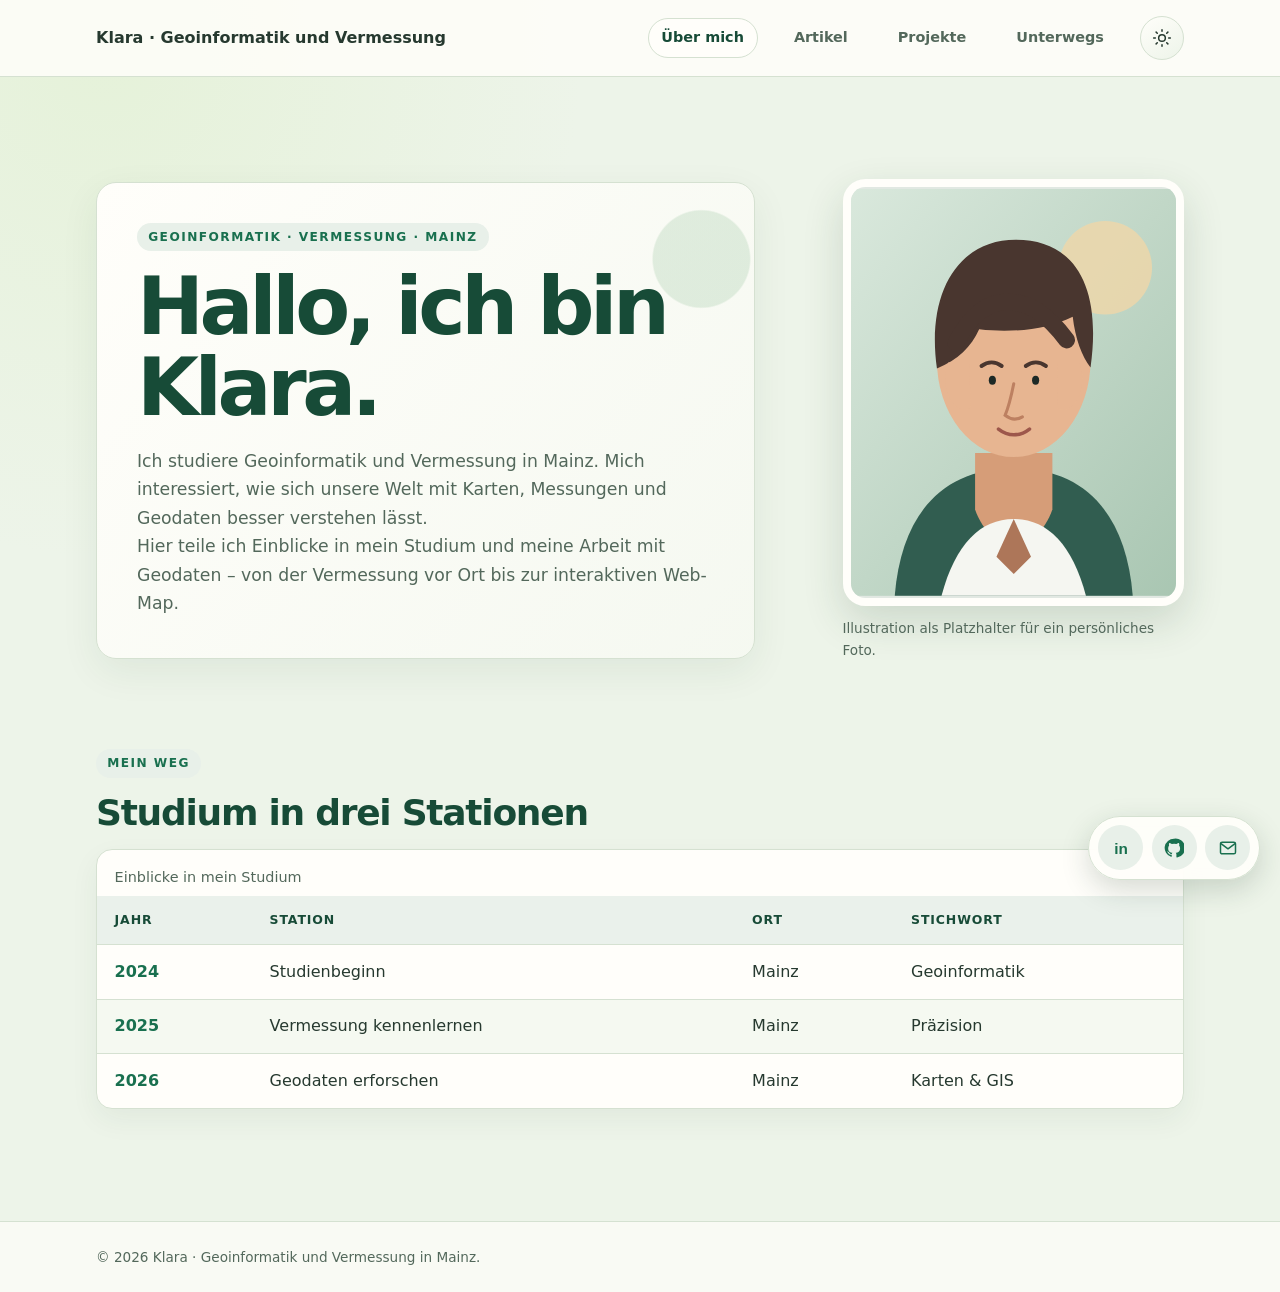
<file: index.html>
<!doctype html>
<html lang="de">
<head>
  <meta charset="utf-8">
  <meta name="viewport" content="width=device-width, initial-scale=1">
  <meta name="description" content="Klara studiert Geoinformatik und Vermessung in Mainz und teilt Einblicke in Studium, News und Projekte.">
  <title>Klara – Geoinformatik und Vermessung in Mainz</title>
  <link rel="stylesheet" href="styles.css">
  <script src="theme.js" defer></script>
</head>
<body>
  <header class="site-header">
    <div class="wrap header-inner">
      <a class="wordmark" href="index.html">Klara · Geoinformatik und Vermessung</a>
      <nav aria-label="Hauptnavigation">
        <a href="index.html" aria-current="page">Über mich</a>
        <a href="news.html">Artikel</a>
        <a href="projects.html">Projekte</a>
        <a href="maps.html">Unterwegs</a>
        <button class="theme-toggle" id="theme-toggle" type="button" aria-label="Zum Dunkelmodus wechseln" aria-pressed="false">
          <svg class="theme-icon icon-sun" viewBox="0 0 24 24" aria-hidden="true">
            <circle cx="12" cy="12" r="4"/>
            <path d="M12 2v2m0 16v2M4.93 4.93l1.42 1.42m11.3 11.3 1.42 1.42M2 12h2m16 0h2M4.93 19.07l1.42-1.42m11.3-11.3 1.42-1.42"/>
          </svg>
          <svg class="theme-icon icon-moon" viewBox="0 0 24 24" aria-hidden="true">
            <path d="M20.9 13A9 9 0 0 1 11 3.1 9 9 0 1 0 20.9 13Z"/>
          </svg>
        </button>
      </nav>
    </div>
  </header>

  <main class="wrap" id="start">
    <section aria-labelledby="about-title">
      <div class="about-grid">
        <div class="page-heading">
          <p class="eyebrow">Geoinformatik · Vermessung · Mainz</p>
          <h1 id="about-title">Hallo, ich bin Klara.</h1>
          <p class="lead">Ich studiere Geoinformatik und Vermessung in Mainz. Mich interessiert, wie sich unsere Welt mit Karten, Messungen und Geodaten besser verstehen lässt.</p>
          <p class="lead">Hier teile ich Einblicke in mein Studium und meine Arbeit mit Geodaten – von der Vermessung vor Ort bis zur interaktiven Web-Map.</p>
        </div>
        <figure class="portrait">
          <svg class="portrait-art" viewBox="0 0 640 800" role="img" aria-labelledby="portrait-title portrait-description" xmlns="http://www.w3.org/2000/svg">
            <title id="portrait-title">Illustriertes Porträt</title>
            <desc id="portrait-description">Stilisierte Illustration einer Person vor einem grünen Hintergrund.</desc>
            <defs>
              <linearGradient id="portrait-background" x1="0" x2="1" y1="0" y2="1">
                <stop offset="0" stop-color="#d9e8dc"/>
                <stop offset="1" stop-color="#a9c6b2"/>
              </linearGradient>
            </defs>
            <rect width="640" height="800" fill="url(#portrait-background)"/>
            <circle cx="500" cy="155" r="92" fill="#f1d7a9" opacity=".8"/>
            <path d="M86 800c13-161 94-251 234-251s221 90 234 251" fill="#315d50"/>
            <path d="M244 519h152v111c-16 45-44 66-76 66s-60-21-76-66z" fill="#d69d78"/>
            <ellipse cx="320" cy="337" rx="151" ry="190" fill="#e7b591"/>
            <path d="M169 353c-21-147 40-253 155-253 119 0 169 95 147 251-17-22-30-57-35-100-48 24-114 33-184 25-15 34-42 61-83 77z" fill="#49362f"/>
            <path d="M191 341c-8 19-8 47 1 67 11 24 27 30 43 23l-2-90zM449 341c8 19 8 47-1 67-11 24-27 30-43 23l2-90z" fill="#e7b591"/>
            <path d="M257 348c12-9 27-9 39 0M344 348c12-9 27-9 39 0" fill="none" stroke="#49362f" stroke-linecap="round" stroke-width="8"/>
            <ellipse cx="278" cy="376" rx="7" ry="9" fill="#1d2926"/>
            <ellipse cx="363" cy="376" rx="7" ry="9" fill="#1d2926"/>
            <path d="M320 383c-5 25-11 48-17 62 10 8 22 10 34 3" fill="none" stroke="#bd8061" stroke-linecap="round" stroke-width="6"/>
            <path d="M290 472c19 15 42 15 61 0" fill="none" stroke="#9d574b" stroke-linecap="round" stroke-width="7"/>
            <path d="M206 303c28-54 61-81 101-81 46 0 81 27 117 75" fill="none" stroke="#49362f" stroke-linecap="round" stroke-width="33"/>
            <path d="M178 800c27-102 77-151 142-151s115 49 142 151" fill="#f5f6f1"/>
            <path d="M320 649l-34 74 34 34 34-34z" fill="#ad7659"/>
          </svg>
          <figcaption>Illustration als Platzhalter für ein persönliches Foto.</figcaption>
        </figure>
      </div>

      <section class="history" aria-labelledby="history-title">
        <p class="eyebrow">Mein Weg</p>
        <h2 id="history-title">Studium in drei Stationen</h2>
        <div class="table-scroll">
          <table>
            <caption>Einblicke in mein Studium</caption>
            <thead>
              <tr>
                <th scope="col">Jahr</th>
                <th scope="col">Station</th>
                <th scope="col">Ort</th>
                <th scope="col">Stichwort</th>
              </tr>
            </thead>
            <tbody>
              <tr>
                <th scope="row">2024</th>
                <td>Studienbeginn</td>
                <td>Mainz</td>
                <td>Geoinformatik</td>
              </tr>
              <tr>
                <th scope="row">2025</th>
                <td>Vermessung kennenlernen</td>
                <td>Mainz</td>
                <td>Präzision</td>
              </tr>
              <tr>
                <th scope="row">2026</th>
                <td>Geodaten erforschen</td>
                <td>Mainz</td>
                <td>Karten &amp; GIS</td>
              </tr>
            </tbody>
          </table>
        </div>
      </section>
    </section>
  </main>

  <footer class="site-footer">
    <div class="wrap">
      <p>© 2026 Klara · Geoinformatik und Vermessung in Mainz.</p>
    </div>
  </footer>
  <aside class="contact-dock" aria-label="Kontakt und Profile">
    <a href="https://www.linkedin.com/in/dein-profil/" target="_blank" rel="noopener noreferrer" aria-label="LinkedIn-Profil öffnen (Platzhalter)" title="LinkedIn">
      <svg viewBox="0 0 24 24" aria-hidden="true"><text class="linkedin-mark" x="4" y="19">in</text></svg>
    </a>
    <a href="https://github.com/dein-benutzername" target="_blank" rel="noopener noreferrer" aria-label="GitHub-Profil öffnen (Platzhalter)" title="GitHub">
      <svg viewBox="0 0 24 24" aria-hidden="true"><path d="M12 .8a11.2 11.2 0 0 0-3.54 21.83c.56.1.77-.24.77-.54v-2.1c-3.13.68-3.79-1.33-3.79-1.33-.51-1.3-1.25-1.65-1.25-1.65-1.02-.7.08-.69.08-.69 1.13.08 1.73 1.16 1.73 1.16 1 .1.75 2.48 3.4 1.76.1-.73.4-1.23.72-1.51-2.5-.28-5.13-1.25-5.13-5.56 0-1.23.44-2.24 1.16-3.03-.12-.28-.5-1.43.11-2.98 0 0 .95-.3 3.08 1.16a10.7 10.7 0 0 1 5.6 0c2.13-1.46 3.08-1.16 3.08-1.16.61 1.55.23 2.7.11 2.98.72.79 1.16 1.8 1.16 3.03 0 4.32-2.64 5.27-5.15 5.55.41.35.77 1.03.77 2.08v3.09c0 .3.2.65.78.54A11.2 11.2 0 0 0 12 .8Z"/></svg>
    </a>
    <a href="mailto:deine.email@example.com" aria-label="E-Mail schreiben (Platzhalter)" title="E-Mail">
      <svg class="email-icon" viewBox="0 0 24 24" aria-hidden="true"><rect x="3" y="5" width="18" height="14" rx="2"/><path d="m4 7 8 6 8-6"/></svg>
    </a>
  </aside>
</body>
</html>
</file>
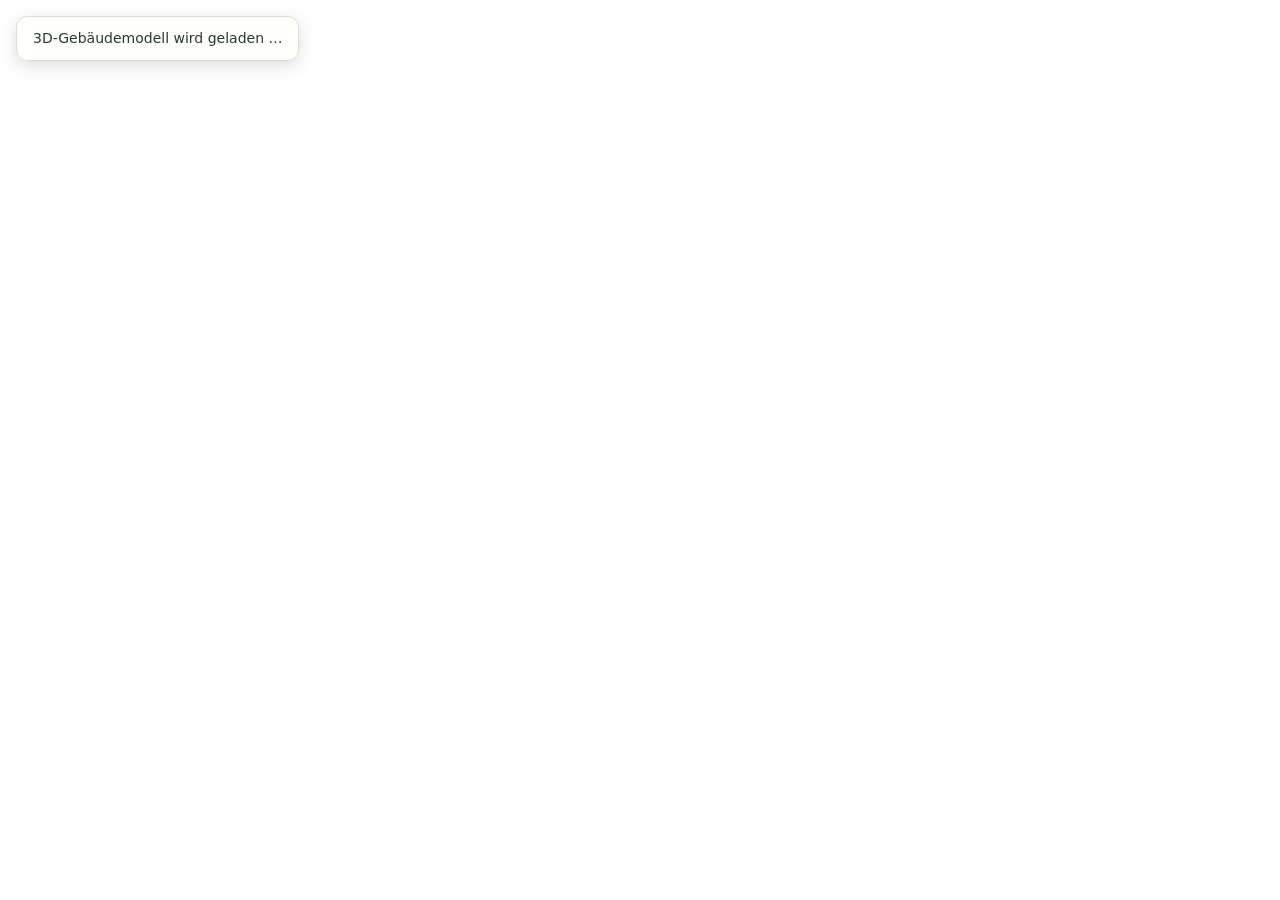
<file: basemap_3d.html>
<!doctype html>
<html lang="de">
<head>
  <meta charset="utf-8">
  <meta name="viewport" content="width=device-width, initial-scale=1">
  <title>3D-Gebäudemodell Deutschland</title>
  <script src="https://cesium.com/downloads/cesiumjs/releases/1.137/Build/Cesium/Cesium.js"></script>
  <link href="https://cesium.com/downloads/cesiumjs/releases/1.137/Build/Cesium/Widgets/widgets.css" rel="stylesheet">
  <style>
    html,
    body,
    #cesiumContainer {
      width: 100%;
      height: 100%;
      margin: 0;
      overflow: hidden;
    }

    #loadStatus {
      position: absolute;
      z-index: 2;
      top: 1rem;
      left: 1rem;
      max-width: min(26rem, calc(100% - 2rem));
      padding: 0.7rem 1rem;
      border: 1px solid #d5e1d1;
      border-radius: 0.7rem;
      background: rgba(255, 254, 250, 0.94);
      color: #26392f;
      font: 14px/1.45 system-ui, sans-serif;
      box-shadow: 0 0.3rem 1rem rgba(28, 53, 39, 0.16);
    }

    #loadStatus[hidden] {
      display: none;
    }
  </style>
</head>
<body>
  <div id="cesiumContainer" aria-label="Interaktive 3D-Karte mit Gebäuden"></div>
  <div id="loadStatus" role="status" aria-live="polite">3D-Gebäudemodell wird geladen …</div>
  <script>
    const loadStatus = document.getElementById("loadStatus");
    const viewer = new Cesium.Viewer("cesiumContainer", {
      animation: false,
      baseLayerPicker: false,
      geocoder: false,
      homeButton: false,
      navigationHelpButton: true,
      sceneModePicker: false,
      timeline: false,
      baseLayer: false
    });

    const basemap = new Cesium.WebMapServiceImageryProvider({
      url: "https://sgx.geodatenzentrum.de/wms_basemapde",
      layers: "de_basemapde_web_raster_farbe",
      parameters: {
        service: "WMS",
        version: "1.3.0",
        request: "GetMap",
        format: "image/png",
        transparent: false
      },
      credit: new Cesium.Credit(
        '<a href="https://basemap.de/" target="_blank" rel="noopener noreferrer">basemap.de</a>'
      )
    });
    viewer.imageryLayers.addImageryProvider(basemap);

    viewer.camera.flyTo({
      destination: Cesium.Cartesian3.fromDegrees(8.27, 50.0, 6500),
      orientation: {
        heading: Cesium.Math.toRadians(0),
        pitch: Cesium.Math.toRadians(-45),
        roll: 0
      }
    });

    async function loadBuildings() {
      try {
        const buildings = await Cesium.Cesium3DTileset.fromUrl(
          "https://sgx.geodatenzentrum.de/gdz_basemapde_3d_gebaeude/lod2_4326_null.json",
          { showOutline: false }
        );
        viewer.scene.primitives.add(buildings);
        buildings.style = new Cesium.Cesium3DTileStyle({
          color: {
            conditions: [
              ["${surface} === 'wall'", "color('#e8e5dc')"],
              ["${surface} === 'roof'", "color('#c97862')"],
              ["${surface} === 'bridge'", "color('#999999')"],
              ["true", "color('#ddd8ca')"]
            ]
          }
        });
        loadStatus.hidden = true;
      } catch (error) {
        console.error("Das basemap.de-3D-Gebäudemodell konnte nicht geladen werden.", error);
        loadStatus.textContent = "Das 3D-Gebäudemodell konnte nicht geladen werden. Bitte prüfe deine Internetverbindung oder versuche es später erneut.";
      }
    }

    loadBuildings();
  </script>
</body>
</html>
</file>
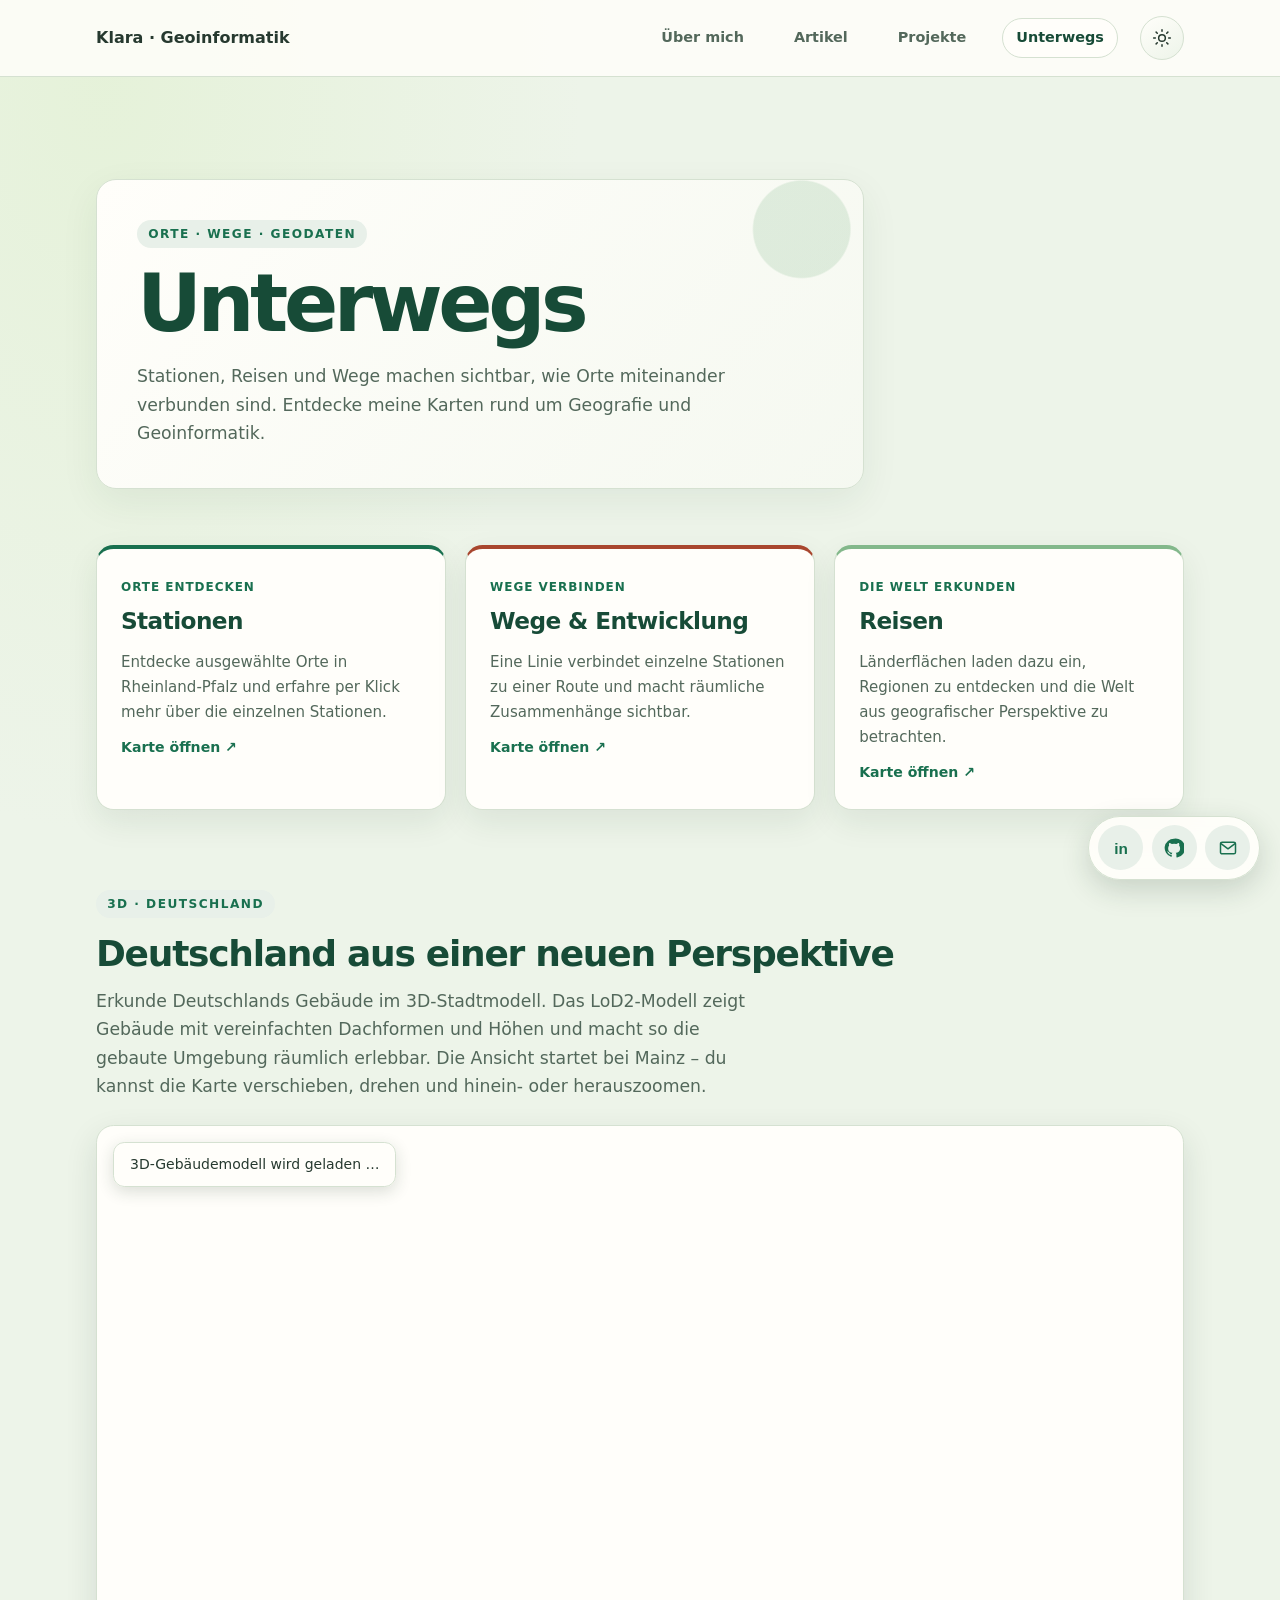
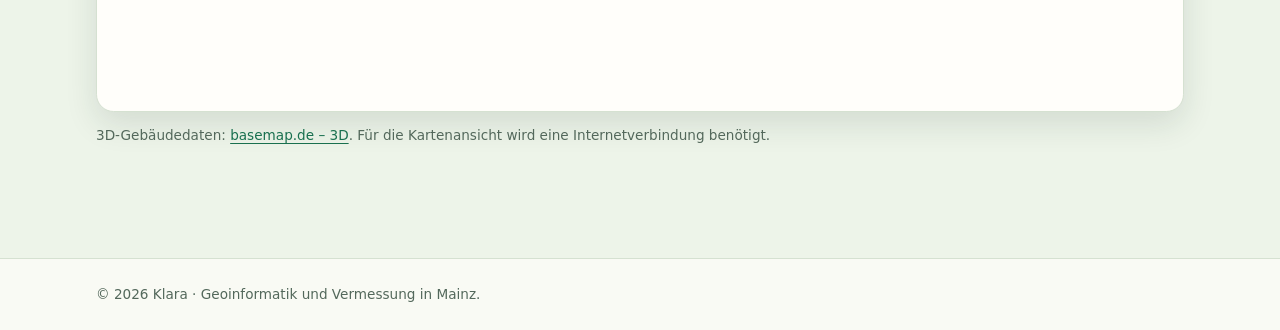
<file: maps.html>
<!doctype html>
<html lang="de">
<head>
  <meta charset="utf-8">
  <meta name="viewport" content="width=device-width, initial-scale=1">
  <meta name="description" content="Interaktive Karten zu Geoinformatik und Geodaten von Klara.">
  <title>Unterwegs – Klara</title>
  <link rel="stylesheet" href="styles.css">
  <script src="theme.js" defer></script>
</head>
<body>
  <header class="site-header">
    <div class="wrap header-inner">
      <a class="wordmark" href="index.html">Klara · Geoinformatik</a>
      <nav aria-label="Hauptnavigation">
        <a href="index.html">Über mich</a>
        <a href="news.html">Artikel</a>
        <a href="projects.html">Projekte</a>
        <a href="maps.html" aria-current="page">Unterwegs</a>
        <button class="theme-toggle" id="theme-toggle" type="button" aria-label="Zum Dunkelmodus wechseln" aria-pressed="false">
          <svg class="theme-icon icon-sun" viewBox="0 0 24 24" aria-hidden="true">
            <circle cx="12" cy="12" r="4"/>
            <path d="M12 2v2m0 16v2M4.93 4.93l1.42 1.42m11.3 11.3 1.42 1.42M2 12h2m16 0h2M4.93 19.07l1.42-1.42m11.3-11.3 1.42-1.42"/>
          </svg>
          <svg class="theme-icon icon-moon" viewBox="0 0 24 24" aria-hidden="true">
            <path d="M20.9 13A9 9 0 0 1 11 3.1 9 9 0 1 0 20.9 13Z"/>
          </svg>
        </button>
      </nav>
    </div>
  </header>

  <main class="wrap">
    <header class="page-heading">
      <p class="eyebrow">Orte · Wege · Geodaten</p>
      <h1>Unterwegs</h1>
      <p class="lead">Stationen, Reisen und Wege machen sichtbar, wie Orte miteinander verbunden sind. Entdecke meine Karten rund um Geografie und Geoinformatik.</p>
    </header>
    <section class="news-list" aria-label="Interaktive Karten">
      <article class="news-item map-card">
        <a href="map_2_punkte.html">
          <span class="news-label">Orte entdecken</span>
          <h2>Stationen</h2>
          <p>Entdecke ausgewählte Orte in Rheinland-Pfalz und erfahre per Klick mehr über die einzelnen Stationen.</p>
          <span class="link-label">Karte öffnen ↗</span>
        </a>
      </article>
      <article class="news-item map-card">
        <a href="map_3_reiseroute.html">
          <span class="news-label">Wege verbinden</span>
          <h2>Wege &amp; Entwicklung</h2>
          <p>Eine Linie verbindet einzelne Stationen zu einer Route und macht räumliche Zusammenhänge sichtbar.</p>
          <span class="link-label">Karte öffnen ↗</span>
        </a>
      </article>
      <article class="news-item map-card">
        <a href="map_4_flaechen_online.html">
          <span class="news-label">Die Welt erkunden</span>
          <h2>Reisen</h2>
          <p>Länderflächen laden dazu ein, Regionen zu entdecken und die Welt aus geografischer Perspektive zu betrachten.</p>
          <span class="link-label">Karte öffnen ↗</span>
        </a>
      </article>
    </section>

    <section class="map-3d" aria-labelledby="map-3d-title">
      <header class="map-3d-heading">
        <p class="eyebrow">3D · Deutschland</p>
        <h2 id="map-3d-title">Deutschland aus einer neuen Perspektive</h2>
        <p class="lead">Erkunde Deutschlands Gebäude im 3D-Stadtmodell. Das LoD2-Modell zeigt Gebäude mit vereinfachten Dachformen und Höhen und macht so die gebaute Umgebung räumlich erlebbar. Die Ansicht startet bei Mainz – du kannst die Karte verschieben, drehen und hinein- oder herauszoomen.</p>
      </header>
      <div class="map-3d-frame">
        <iframe
          src="basemap_3d.html"
          title="Interaktive 3D-Karte mit LoD2-Gebäuden für Deutschland"
          loading="lazy"
          allowfullscreen>
        </iframe>
      </div>
      <p class="map-3d-credit">3D-Gebäudedaten: <a href="https://basemap.de/produkte-und-dienste/3d/" target="_blank" rel="noopener noreferrer">basemap.de – 3D</a>. Für die Kartenansicht wird eine Internetverbindung benötigt.</p>
    </section>
  </main>

  <footer class="site-footer">
    <div class="wrap">
      <p>© 2026 Klara · Geoinformatik und Vermessung in Mainz.</p>
    </div>
  </footer>
  <aside class="contact-dock" aria-label="Kontakt und Profile">
    <a href="https://www.linkedin.com/in/dein-profil/" target="_blank" rel="noopener noreferrer" aria-label="LinkedIn-Profil öffnen (Platzhalter)" title="LinkedIn">
      <svg viewBox="0 0 24 24" aria-hidden="true"><text class="linkedin-mark" x="4" y="19">in</text></svg>
    </a>
    <a href="https://github.com/dein-benutzername" target="_blank" rel="noopener noreferrer" aria-label="GitHub-Profil öffnen (Platzhalter)" title="GitHub">
      <svg viewBox="0 0 24 24" aria-hidden="true"><path d="M12 .8a11.2 11.2 0 0 0-3.54 21.83c.56.1.77-.24.77-.54v-2.1c-3.13.68-3.79-1.33-3.79-1.33-.51-1.3-1.25-1.65-1.25-1.65-1.02-.7.08-.69.08-.69 1.13.08 1.73 1.16 1.73 1.16 1 .1.75 2.48 3.4 1.76.1-.73.4-1.23.72-1.51-2.5-.28-5.13-1.25-5.13-5.56 0-1.23.44-2.24 1.16-3.03-.12-.28-.5-1.43.11-2.98 0 0 .95-.3 3.08 1.16a10.7 10.7 0 0 1 5.6 0c2.13-1.46 3.08-1.16 3.08-1.16.61 1.55.23 2.7.11 2.98.72.79 1.16 1.8 1.16 3.03 0 4.32-2.64 5.27-5.15 5.55.41.35.77 1.03.77 2.08v3.09c0 .3.2.65.78.54A11.2 11.2 0 0 0 12 .8Z"/></svg>
    </a>
    <a href="mailto:deine.email@example.com" aria-label="E-Mail schreiben (Platzhalter)" title="E-Mail">
      <svg class="email-icon" viewBox="0 0 24 24" aria-hidden="true"><rect x="3" y="5" width="18" height="14" rx="2"/><path d="m4 7 8 6 8-6"/></svg>
    </a>
  </aside>
</body>
</html>
</file>
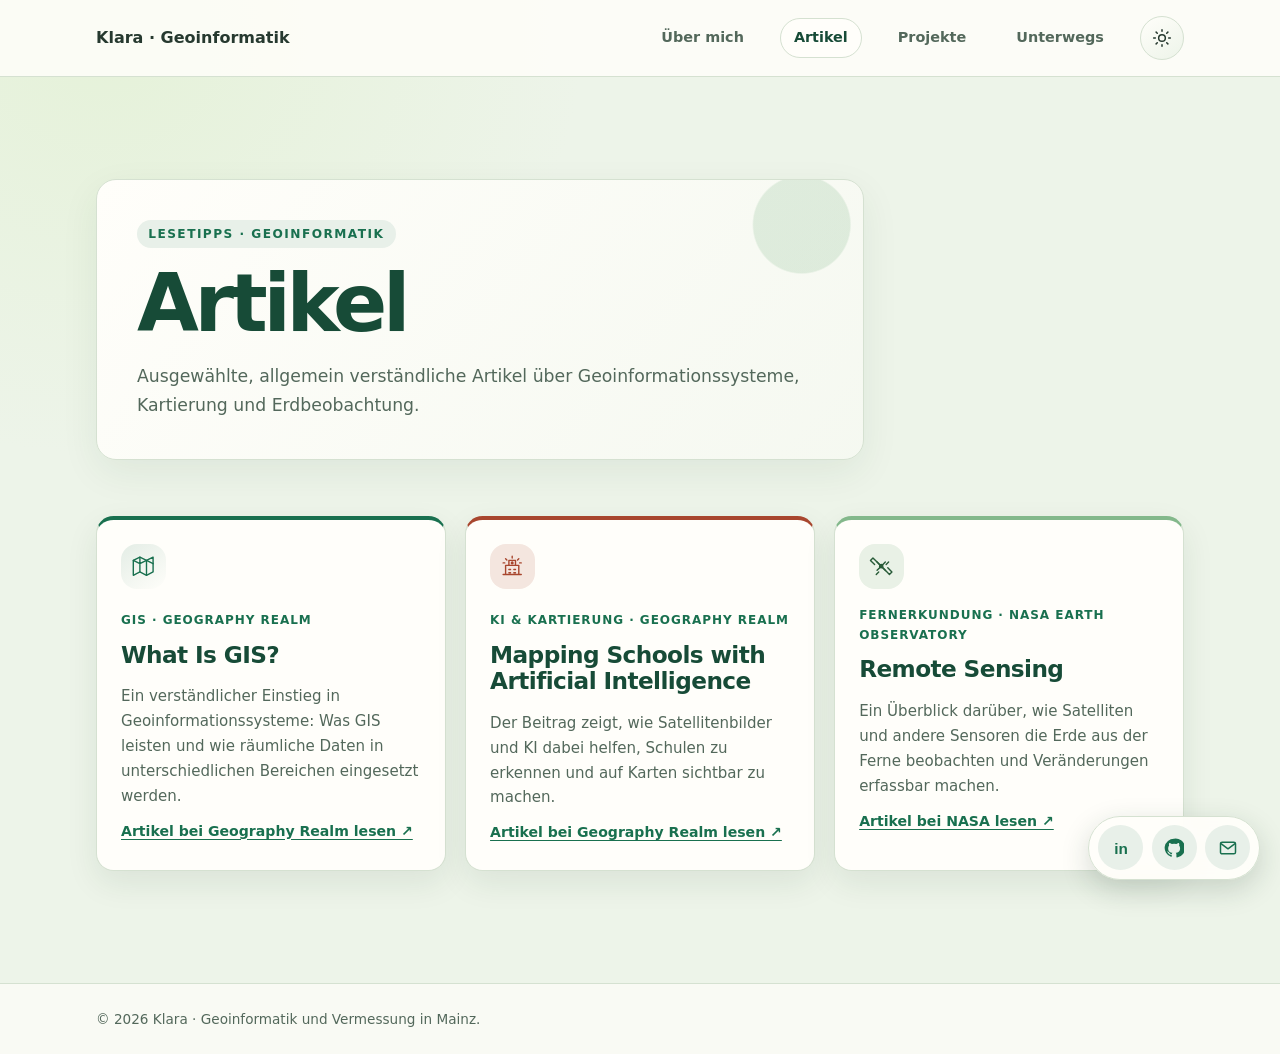
<file: news.html>
<!doctype html>
<html lang="de">
<head>
  <meta charset="utf-8">
  <meta name="viewport" content="width=device-width, initial-scale=1">
  <meta name="description" content="Artikel zu Geoinformationssystemen, KI-gestützter Kartierung und Fernerkundung.">
  <title>Artikel – Klara</title>
  <link rel="stylesheet" href="styles.css">
  <script src="theme.js" defer></script>
</head>
<body>
  <header class="site-header">
    <div class="wrap header-inner">
      <a class="wordmark" href="index.html">Klara · Geoinformatik</a>
      <nav aria-label="Hauptnavigation">
        <a href="index.html">Über mich</a>
        <a href="news.html" aria-current="page">Artikel</a>
        <a href="projects.html">Projekte</a>
        <a href="maps.html">Unterwegs</a>
        <button class="theme-toggle" id="theme-toggle" type="button" aria-label="Zum Dunkelmodus wechseln" aria-pressed="false">
          <svg class="theme-icon icon-sun" viewBox="0 0 24 24" aria-hidden="true">
            <circle cx="12" cy="12" r="4"/>
            <path d="M12 2v2m0 16v2M4.93 4.93l1.42 1.42m11.3 11.3 1.42 1.42M2 12h2m16 0h2M4.93 19.07l1.42-1.42m11.3-11.3 1.42-1.42"/>
          </svg>
          <svg class="theme-icon icon-moon" viewBox="0 0 24 24" aria-hidden="true">
            <path d="M20.9 13A9 9 0 0 1 11 3.1 9 9 0 1 0 20.9 13Z"/>
          </svg>
        </button>
      </nav>
    </div>
  </header>

  <main class="wrap">
    <header class="page-heading">
      <p class="eyebrow">Lesetipps · Geoinformatik</p>
      <h1>Artikel</h1>
      <p class="lead">Ausgewählte, allgemein verständliche Artikel über Geoinformationssysteme, Kartierung und Erdbeobachtung.</p>
    </header>
    <section class="news-list" aria-label="Thematisch passende Artikel">
      <article class="news-item">
        <span class="news-illustration" aria-hidden="true">
          <svg viewBox="0 0 32 32">
            <path d="m4 9 8-4 8 4 8-4v18l-8 4-8-4-8 4z"/>
            <path d="M12 5v18m8-14v18M4 9l8 4 8-4 8 4"/>
          </svg>
        </span>
        <span class="news-label">GIS · Geography Realm</span>
        <h2>What Is GIS?</h2>
        <p>Ein verständlicher Einstieg in Geoinformationssysteme: Was GIS leisten und wie räumliche Daten in unterschiedlichen Bereichen eingesetzt werden.</p>
        <a class="link-label" href="https://www.geographyrealm.com/what-is-gis/" target="_blank" rel="noopener noreferrer">Artikel bei Geography Realm lesen ↗</a>
      </article>
      <article class="news-item">
        <span class="news-illustration" aria-hidden="true">
          <svg viewBox="0 0 32 32">
            <path d="M5 26h22M8 26V15h16v11M12 15V9h8v6M12 20h2m4 0h2m-8 4h2m4 0h2"/>
            <path d="M16 4v2m-8 1 1.5 1.5M24 7l-1.5 1.5M5 12h2m18 0h2"/>
            <circle cx="16" cy="12" r="1"/>
          </svg>
        </span>
        <span class="news-label">KI &amp; Kartierung · Geography Realm</span>
        <h2>Mapping Schools with Artificial Intelligence</h2>
        <p>Der Beitrag zeigt, wie Satellitenbilder und KI dabei helfen, Schulen zu erkennen und auf Karten sichtbar zu machen.</p>
        <a class="link-label" href="https://www.geographyrealm.com/mapping-schools-with-artificial-intelligence/" target="_blank" rel="noopener noreferrer">Artikel bei Geography Realm lesen ↗</a>
      </article>
      <article class="news-item">
        <span class="news-illustration" aria-hidden="true">
          <svg viewBox="0 0 32 32">
            <path d="m13 13 6 6m-6 0 6-6m-3 3 5 5m-5-5-5 5m5-5 5-5m-5 5-5-5"/>
            <path d="m11 11-5-5-3 3 5 5m13 7 5 5 3-3-5-5M14 14l-4-4m12 12-4-4m-8 8 3-3m9-9 3-3"/>
            <circle cx="16" cy="16" r="2"/>
          </svg>
        </span>
        <span class="news-label">Fernerkundung · NASA Earth Observatory</span>
        <h2>Remote Sensing</h2>
        <p>Ein Überblick darüber, wie Satelliten und andere Sensoren die Erde aus der Ferne beobachten und Veränderungen erfassbar machen.</p>
        <a class="link-label" href="https://science.nasa.gov/earth/earth-observatory/remote-sensing/" target="_blank" rel="noopener noreferrer">Artikel bei NASA lesen ↗</a>
      </article>
    </section>
  </main>

  <footer class="site-footer">
    <div class="wrap">
      <p>© 2026 Klara · Geoinformatik und Vermessung in Mainz.</p>
    </div>
  </footer>
  <aside class="contact-dock" aria-label="Kontakt und Profile">
    <a href="https://www.linkedin.com/in/dein-profil/" target="_blank" rel="noopener noreferrer" aria-label="LinkedIn-Profil öffnen (Platzhalter)" title="LinkedIn">
      <svg viewBox="0 0 24 24" aria-hidden="true"><text class="linkedin-mark" x="4" y="19">in</text></svg>
    </a>
    <a href="https://github.com/dein-benutzername" target="_blank" rel="noopener noreferrer" aria-label="GitHub-Profil öffnen (Platzhalter)" title="GitHub">
      <svg viewBox="0 0 24 24" aria-hidden="true"><path d="M12 .8a11.2 11.2 0 0 0-3.54 21.83c.56.1.77-.24.77-.54v-2.1c-3.13.68-3.79-1.33-3.79-1.33-.51-1.3-1.25-1.65-1.25-1.65-1.02-.7.08-.69.08-.69 1.13.08 1.73 1.16 1.73 1.16 1 .1.75 2.48 3.4 1.76.1-.73.4-1.23.72-1.51-2.5-.28-5.13-1.25-5.13-5.56 0-1.23.44-2.24 1.16-3.03-.12-.28-.5-1.43.11-2.98 0 0 .95-.3 3.08 1.16a10.7 10.7 0 0 1 5.6 0c2.13-1.46 3.08-1.16 3.08-1.16.61 1.55.23 2.7.11 2.98.72.79 1.16 1.8 1.16 3.03 0 4.32-2.64 5.27-5.15 5.55.41.35.77 1.03.77 2.08v3.09c0 .3.2.65.78.54A11.2 11.2 0 0 0 12 .8Z"/></svg>
    </a>
    <a href="mailto:deine.email@example.com" aria-label="E-Mail schreiben (Platzhalter)" title="E-Mail">
      <svg class="email-icon" viewBox="0 0 24 24" aria-hidden="true"><rect x="3" y="5" width="18" height="14" rx="2"/><path d="m4 7 8 6 8-6"/></svg>
    </a>
  </aside>
</body>
</html>
</file>
<file: styles.css>
:root {
  color-scheme: light;
  --ink: #26392f;
  --heading: #174b37;
  --muted: #53685b;
  --paper: #edf4e9;
  --surface: #fffefa;
  --accent: #19704f;
  --accent-warm: #a8462e;
  --accent-soft: #83b88b;
  --accent-soft-ink: #285b38;
  --line: #d5e1d1;
  --content-width: 68rem;
}

:root[data-theme="dark"] {
  color-scheme: dark;
  --ink: #edf2ee;
  --heading: #d4eadb;
  --muted: #bdc9c1;
  --paper: #17211d;
  --surface: #222e28;
  --accent: #a3d2b5;
  --accent-warm: #f0a17f;
  --accent-soft: #8fbd96;
  --accent-soft-ink: #b5dbba;
  --line: #405047;
}

*,
*::before,
*::after {
  box-sizing: border-box;
}

html {
  scroll-behavior: smooth;
}

body {
  min-height: 100vh;
  margin: 0;
  background:
    radial-gradient(ellipse at 8% 4%, rgba(220, 239, 198, 0.45), transparent 30rem),
    var(--paper);
  color: var(--ink);
  font-family: system-ui, -apple-system, BlinkMacSystemFont, "Segoe UI", sans-serif;
  font-size: 1rem;
  line-height: 1.65;
}

a {
  color: var(--accent);
  text-underline-offset: 0.2em;
}

a:focus-visible,
button:focus-visible {
  outline: 3px solid #ad6a18;
  outline-offset: 4px;
}

.wrap {
  width: min(100% - 2.5rem, var(--content-width));
  margin-inline: auto;
}

.site-header {
  border-bottom: 1px solid var(--line);
  background: color-mix(in srgb, var(--surface) 86%, transparent);
  padding-block: 1rem;
}

.header-inner {
  display: flex;
  align-items: center;
  justify-content: space-between;
  gap: 1.5rem;
}

.wordmark {
  color: var(--ink);
  font-size: 1rem;
  font-weight: 700;
  text-decoration: none;
}

.site-header nav {
  display: flex;
  align-items: center;
  gap: clamp(0.65rem, 2vw, 1.4rem);
}

.site-header nav a {
  padding: 0.45rem 0.8rem;
  border: 1px solid transparent;
  border-radius: 999px;
  color: var(--muted);
  font-size: 0.9rem;
  font-weight: 600;
  text-decoration: none;
  transition: background-color 160ms ease, color 160ms ease, transform 160ms ease;
}

.site-header nav a:hover,
.site-header nav a[aria-current="location"],
.site-header nav a[aria-current="page"] {
  border-color: var(--line);
  background: var(--surface);
  color: var(--heading);
}

.site-header nav a:hover {
  transform: translateY(-1px);
}

.theme-toggle {
  display: inline-grid;
  width: 2.75rem;
  height: 2.75rem;
  flex: 0 0 auto;
  place-items: center;
  padding: 0.55rem;
  border: 1px solid var(--line);
  border-radius: 999px;
  background: linear-gradient(145deg, var(--surface), var(--paper));
  color: var(--ink);
  cursor: pointer;
  transition: transform 160ms ease, box-shadow 160ms ease;
}

.theme-toggle:hover {
  transform: rotate(-8deg);
  box-shadow: 0 0.3rem 0.8rem rgba(31, 76, 52, 0.14);
}

.theme-icon {
  width: 1.25rem;
  height: 1.25rem;
  fill: none;
  stroke: currentColor;
  stroke-linecap: round;
  stroke-linejoin: round;
  stroke-width: 1.8;
}

.theme-toggle[aria-pressed="false"] .icon-moon,
.theme-toggle[aria-pressed="true"] .icon-sun {
  display: none;
}

main {
  min-height: calc(100vh - 10rem);
  padding-block: clamp(3rem, 8vw, 6.5rem);
  padding-bottom: 7rem;
}

.page-heading {
  max-width: 48rem;
  margin-bottom: clamp(2rem, 5vw, 3.5rem);
  padding: clamp(1.5rem, 4vw, 2.5rem);
  border: 1px solid var(--line);
  border-radius: 1.25rem;
  background:
    radial-gradient(circle at 92% 16%, color-mix(in srgb, var(--accent-soft) 22%, transparent) 0 3rem, transparent 3.1rem),
    linear-gradient(130deg, var(--surface), color-mix(in srgb, var(--paper) 55%, var(--surface)));
  box-shadow: 0 0.8rem 2.4rem rgba(34, 74, 47, 0.07);
}

.about-grid .page-heading {
  max-width: none;
  margin-bottom: 0;
}

.eyebrow {
  display: inline-block;
  margin: 0 0 0.9rem;
  padding: 0.25rem 0.7rem;
  border-radius: 999px;
  color: var(--accent);
  background: color-mix(in srgb, var(--accent) 10%, var(--surface));
  font-size: 0.76rem;
  font-weight: 700;
  letter-spacing: 0.12em;
  text-transform: uppercase;
}

h1,
h2,
h3,
p,
figure {
  margin-top: 0;
}

h1,
h2,
h3 {
  color: var(--heading);
}

h1 {
  margin-bottom: 1.1rem;
  font-size: clamp(2.8rem, 7.4vw, 5rem);
  letter-spacing: -0.055em;
  line-height: 1.02;
}

h2 {
  margin-bottom: 1rem;
  font-size: clamp(1.65rem, 4vw, 2.25rem);
  letter-spacing: -0.035em;
  line-height: 1.15;
}

h3 {
  margin-bottom: 0.45rem;
  font-size: 1.15rem;
  line-height: 1.3;
}

.lead {
  max-width: 42rem;
  margin-bottom: 0;
  color: var(--muted);
  font-size: 1.08rem;
}

.about-grid {
  display: grid;
  grid-template-columns: minmax(0, 1.35fr) minmax(13rem, 0.7fr);
  align-items: center;
  gap: clamp(2rem, 7vw, 5.5rem);
}

.portrait {
  max-width: 22rem;
  margin: 0;
  justify-self: end;
}

.portrait-art {
  display: block;
  width: 100%;
  aspect-ratio: 4 / 5;
  border: 0.55rem solid var(--surface);
  border-radius: 1.4rem;
  background: #e1e8e2;
  box-shadow: 0 1rem 2.5rem rgba(28, 69, 44, 0.16);
}

.portrait figcaption {
  margin-top: 0.65rem;
  color: var(--muted);
  font-size: 0.85rem;
}

.history {
  margin-top: clamp(3.5rem, 8vw, 5.5rem);
}

.table-scroll {
  overflow-x: auto;
  border: 1px solid var(--line);
  border-radius: 1rem;
  background: var(--surface);
  box-shadow: 0 0.65rem 1.8rem rgba(34, 74, 47, 0.06);
}

table {
  width: 100%;
  border-collapse: collapse;
  text-align: left;
}

caption {
  padding: 1rem 1.1rem 0.4rem;
  color: var(--muted);
  font-size: 0.9rem;
  text-align: left;
}

th,
td {
  padding: 0.85rem 1.1rem;
  border-bottom: 1px solid var(--line);
  vertical-align: top;
}

thead th {
  background: color-mix(in srgb, var(--accent) 9%, var(--surface));
  color: var(--heading);
  font-size: 0.78rem;
  letter-spacing: 0.07em;
  text-transform: uppercase;
}

tbody tr:last-child th,
tbody tr:last-child td {
  border-bottom: 0;
}

tbody tr:nth-child(even) {
  background: color-mix(in srgb, var(--paper) 55%, var(--surface));
}

tbody th {
  color: var(--accent);
  font-weight: 700;
  white-space: nowrap;
}

.news-list,
.project-grid {
  display: grid;
  grid-template-columns: repeat(3, minmax(0, 1fr));
  gap: 1.2rem;
}

.news-item,
.project-card {
  overflow: hidden;
  border: 1px solid var(--line);
  border-radius: 1.1rem;
  background: var(--surface);
  box-shadow: 0 0.75rem 2rem rgba(28, 53, 39, 0.085);
  transition: transform 180ms ease, box-shadow 180ms ease;
}

.news-item:hover,
.project-card:hover {
  transform: translateY(-4px);
  box-shadow: 0 1rem 2.2rem rgba(28, 53, 39, 0.13);
}

.news-item {
  padding: 1.5rem;
  border-top: 4px solid var(--accent);
}

.news-item:nth-child(3n + 2) {
  border-top-color: var(--accent-warm);
}

.news-item:nth-child(3n) {
  border-top-color: var(--accent-soft);
}

.news-illustration {
  display: grid;
  width: 2.8rem;
  height: 2.8rem;
  margin-bottom: 1.1rem;
  place-items: center;
  border-radius: 1rem;
  background: linear-gradient(145deg, color-mix(in srgb, var(--accent) 12%, var(--surface)), var(--surface));
  color: var(--accent);
}

.news-item:nth-child(3n + 2) .news-illustration {
  background: color-mix(in srgb, var(--accent-warm) 13%, var(--surface));
  color: var(--accent-warm);
}

.news-item:nth-child(3n) .news-illustration {
  background: color-mix(in srgb, var(--accent-soft) 18%, var(--surface));
  color: var(--accent-soft-ink);
}

.news-illustration svg {
  width: 1.65rem;
  height: 1.65rem;
  fill: none;
  stroke: currentColor;
  stroke-linecap: round;
  stroke-linejoin: round;
  stroke-width: 1.7;
}

.news-label,
.project-label {
  display: inline-block;
  margin-bottom: 0.65rem;
  color: var(--accent);
  font-size: 0.75rem;
  font-weight: 700;
  letter-spacing: 0.08em;
  text-transform: uppercase;
}

.news-item p,
.project-copy p {
  margin-bottom: 0;
  color: var(--muted);
  font-size: 0.94rem;
}

.news-item h2 {
  font-size: clamp(1.2rem, 2vw, 1.45rem);
  letter-spacing: -0.025em;
}

.map-card > a {
  display: block;
  height: 100%;
  color: inherit;
  text-decoration: none;
}

.map-card > a:hover h2 {
  color: var(--accent);
  text-decoration: underline;
  text-underline-offset: 0.2em;
}

.map-3d {
  margin-top: clamp(3rem, 7vw, 5rem);
}

.map-3d-heading {
  max-width: 52rem;
  margin-bottom: 1.5rem;
}

.map-3d-heading h2 {
  margin-bottom: 0.8rem;
}

.map-3d-frame {
  overflow: hidden;
  border: 1px solid var(--line);
  border-radius: 1.1rem;
  background: var(--surface);
  box-shadow: 0 0.75rem 2rem rgba(28, 53, 39, 0.12);
}

.map-3d-frame iframe {
  display: block;
  width: 100%;
  height: clamp(28rem, 65vh, 48rem);
  border: 0;
}

.map-3d-credit {
  margin: 0.75rem 0 0;
  color: var(--muted);
  font-size: 0.85rem;
}

.news-item .article-citation {
  margin-top: 0.85rem;
  font-size: 0.82rem;
}

.link-label {
  display: inline-block;
  margin-top: 0.7rem;
  color: var(--accent);
  font-size: 0.88rem;
  font-weight: 650;
}

.project-card a {
  display: block;
  height: 100%;
  color: inherit;
  text-decoration: none;
}

.project-card a:hover h2,
.project-card a:hover h3 {
  color: var(--accent);
  text-decoration: underline;
  text-underline-offset: 0.2em;
}

.project-image {
  display: block;
  width: 100%;
  height: clamp(11rem, 20vw, 14rem);
  overflow: hidden;
  background: #e1e8e2;
  object-fit: cover;
  transition: transform 240ms ease;
}

.project-card a:hover .project-image {
  transform: scale(1.025);
}

.project-copy {
  padding: 1.25rem 1.35rem 1.5rem;
}

.project-label {
  padding: 0.25rem 0.65rem;
  border-radius: 999px;
  background: color-mix(in srgb, var(--accent) 10%, var(--surface));
}

.project-card:nth-child(3n + 2) .project-label {
  background: color-mix(in srgb, var(--accent-warm) 13%, var(--surface));
  color: var(--accent-warm);
}

.project-card:nth-child(3n) .project-label {
  background: color-mix(in srgb, var(--accent-soft) 18%, var(--surface));
  color: var(--accent-soft-ink);
}

.site-footer {
  border-top: 1px solid var(--line);
  padding-block: 1.5rem;
  background: color-mix(in srgb, var(--surface) 70%, transparent);
  color: var(--muted);
  font-size: 0.85rem;
}

.site-footer p {
  margin-bottom: 0;
}

.contact-dock {
  position: fixed;
  z-index: 10;
  right: max(1.25rem, env(safe-area-inset-right));
  bottom: max(1.25rem, env(safe-area-inset-bottom));
  display: flex;
  gap: 0.55rem;
  padding: 0.55rem;
  border: 1px solid var(--line);
  border-radius: 999px;
  background: color-mix(in srgb, var(--surface) 92%, transparent);
  box-shadow: 0 0.6rem 1.8rem rgba(28, 53, 39, 0.18);
  backdrop-filter: blur(12px);
}

.contact-dock a {
  display: grid;
  width: 2.8rem;
  height: 2.8rem;
  place-items: center;
  border-radius: 50%;
  background: color-mix(in srgb, var(--accent) 10%, var(--surface));
  color: var(--accent);
  text-decoration: none;
  transition: background-color 160ms ease, color 160ms ease, transform 160ms ease;
}

.contact-dock a:hover {
  transform: translateY(-2px);
  background: var(--accent);
  color: var(--surface);
}

.contact-dock svg {
  width: 1.25rem;
  height: 1.25rem;
  fill: currentColor;
}

.contact-dock .email-icon {
  fill: none;
  stroke: currentColor;
  stroke-linecap: round;
  stroke-linejoin: round;
  stroke-width: 1.8;
}

.contact-dock .linkedin-mark {
  font-family: Arial, sans-serif;
  font-size: 1.15rem;
  font-weight: 700;
}

@media (max-width: 46rem) {
  .about-grid {
    grid-template-columns: 1fr;
  }

  .portrait {
    justify-self: start;
  }

  .news-list,
  .project-grid {
    grid-template-columns: 1fr;
  }
}

@media (max-width: 35rem) {
  .wrap {
    width: min(100% - 1.5rem, var(--content-width));
  }

  .header-inner {
    align-items: flex-start;
    flex-direction: column;
    gap: 0.75rem;
  }

  .site-header nav {
    width: 100%;
    flex-wrap: wrap;
    gap: 0.65rem 1rem;
  }

  .site-header nav a {
    padding-inline: 0.6rem;
  }

  .contact-dock {
    right: max(0.75rem, env(safe-area-inset-right));
    bottom: max(0.75rem, env(safe-area-inset-bottom));
    gap: 0.35rem;
    padding: 0.4rem;
  }

  .contact-dock a {
    width: 2.55rem;
    height: 2.55rem;
  }

  main {
    padding-bottom: 6rem;
  }

  th,
  td {
    padding: 0.75rem;
  }

  @media (prefers-reduced-motion: reduce) {
    *,
    *::before,
    *::after {
      scroll-behavior: auto !important;
      transition-duration: 0.01ms !important;
    }
  }
}
</file>
